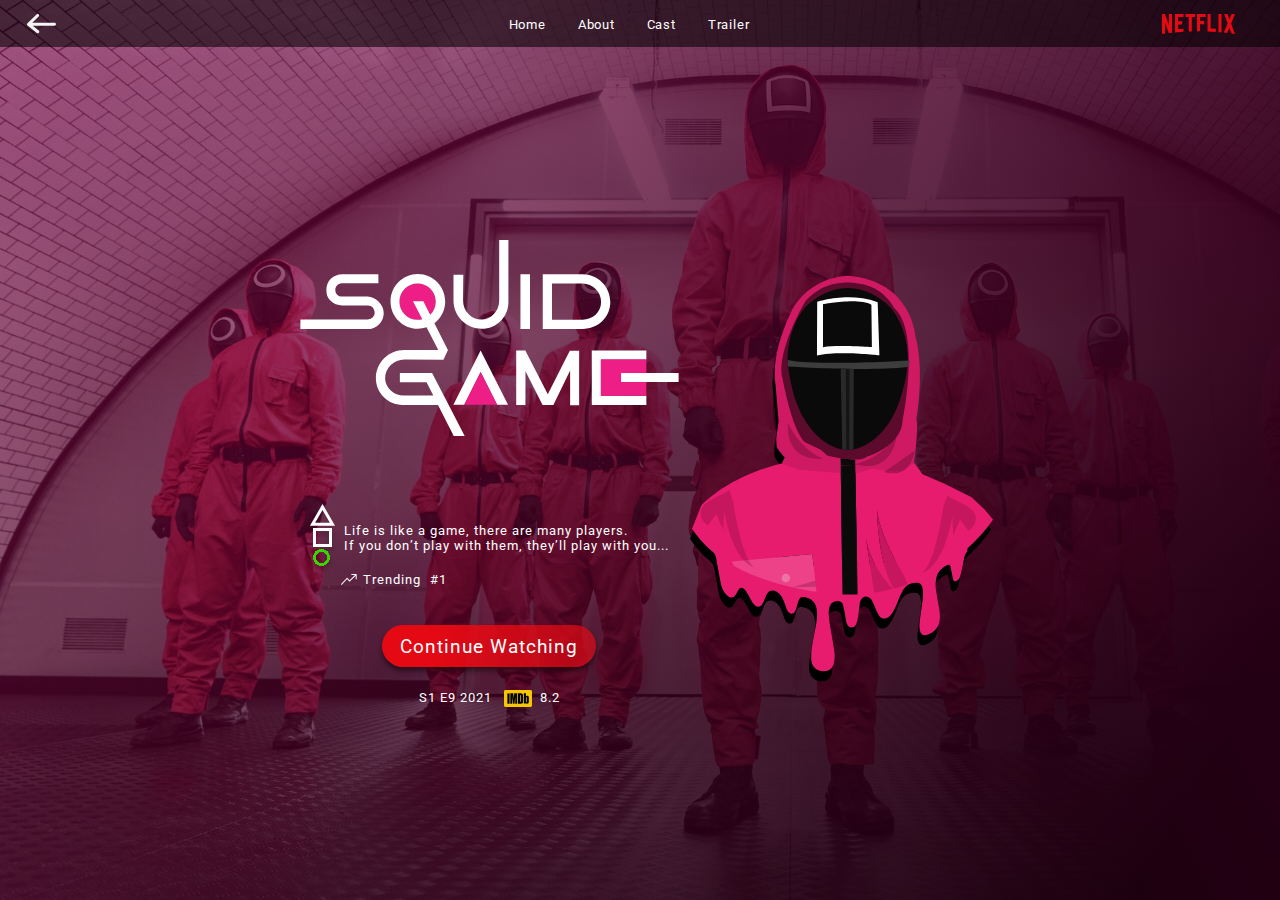
<file: index.html>
<!DOCTYPE html>
<html lang="en">
<head>
    <meta charset="UTF-8">
    <title>NETFLIX PAGE - SQUID GAME</title>
    <link rel="stylesheet" href="style.css">
</head>
<body class="flex">
    <header class="flex">
        <svg id="previous-logo" xmlns="http://www.w3.org/2000/svg" width="30" height="21" viewBox="0 0 30 21" fill="none">
            <path d="M2.14558 11.6956L2.78529 10.927L2.78411 10.926L2.14558 11.6956ZM2.01308 11.5251L2.917 11.0974L2.9166 11.0966L2.01308 11.5251ZM1.96574 11.3385L2.96424 11.2836L2.9642 11.283L1.96574 11.3385ZM1.99665 11.1354L2.933 11.4865L2.93334 11.4856L1.99665 11.1354ZM2.1099 10.9588L2.81981 11.6631L2.82085 11.6621L2.1099 10.9588ZM2.12017 10.9487L2.8106 11.6722L2.81648 11.6665L2.12017 10.9487ZM2.13299 10.9363L2.82929 11.6541L2.84797 11.6359L2.86569 11.6169L2.13299 10.9363ZM2.17056 10.8999L2.82856 11.6529L2.84816 11.6358L2.86685 11.6176L2.17056 10.8999ZM11.2355 2.10609L11.9318 2.82385L11.9318 2.82385L11.2355 2.10609ZM11.9425 2.11682L12.6603 1.42053L11.9425 2.11682ZM11.9318 2.82385L12.6281 3.54161L12.6281 3.54161L11.9318 2.82385ZM3.7339 10.7765L3.03761 10.0588L1.26688 11.7765H3.7339V10.7765ZM3.84738 11.7765V10.7765H0.996598L3.22268 12.5574L3.84738 11.7765ZM12.0888 18.3697L12.7135 17.5888L12.7135 17.5888L12.0888 18.3697ZM12.1669 19.0725L12.9478 19.6972L12.9478 19.6972L12.1669 19.0725ZM11.4641 19.1505L12.0888 18.3697L12.0888 18.3697L11.4641 19.1505ZM2.15586 11.7039L2.78058 10.923L2.77503 10.9187L2.15586 11.7039ZM2.78411 10.926C2.84099 10.9732 2.88617 11.0323 2.917 11.0974L1.10917 11.9529C1.20053 12.1459 1.33441 12.3219 1.50705 12.4652L2.78411 10.926ZM2.9166 11.0966C2.94516 11.1568 2.96077 11.2205 2.96424 11.2836L0.967246 11.3933C0.977745 11.5845 1.02487 11.7751 1.10957 11.9537L2.9166 11.0966ZM2.9642 11.283C2.96794 11.3503 2.95803 11.4197 2.933 11.4865L1.06031 10.7843C0.986127 10.9822 0.955945 11.19 0.967283 11.394L2.9642 11.283ZM2.93334 11.4856C2.9088 11.5512 2.87029 11.6122 2.81981 11.6631L1.39998 10.2546C1.2467 10.4091 1.13265 10.5908 1.05997 10.7852L2.93334 11.4856ZM2.82085 11.6621C2.81781 11.6652 2.81438 11.6685 2.81057 11.6722L1.42978 10.2253C1.41903 10.2356 1.40876 10.2457 1.39894 10.2556L2.82085 11.6621ZM2.81648 11.6665L2.82929 11.6541L1.43668 10.2186L1.42387 10.231L2.81648 11.6665ZM2.86569 11.6169C2.85394 11.6295 2.84155 11.6415 2.82856 11.6529L1.51256 10.1468C1.47327 10.1812 1.4358 10.2175 1.40029 10.2558L2.86569 11.6169ZM2.86685 11.6176L11.9318 2.82385L10.5392 1.38833L1.47427 10.1821L2.86685 11.6176ZM11.9318 2.82385C11.7336 3.01612 11.417 3.01132 11.2248 2.81311L12.6603 1.42053C12.0835 0.825919 11.1338 0.8115 10.5392 1.38833L11.9318 2.82385ZM11.2248 2.81311C11.0325 2.61491 11.0373 2.29836 11.2355 2.10609L12.6281 3.54161C13.2227 2.96478 13.2371 2.01514 12.6603 1.42053L11.2248 2.81311ZM11.2355 2.10609L3.03761 10.0588L4.43019 11.4943L12.6281 3.54161L11.2355 2.10609ZM3.7339 11.7765H28.5028V9.77651H3.7339V11.7765ZM28.5028 11.7765C28.2266 11.7765 28.0028 11.5527 28.0028 11.2765H30.0028C30.0028 10.4481 29.3312 9.77651 28.5028 9.77651V11.7765ZM28.0028 11.2765C28.0028 11.0004 28.2266 10.7765 28.5028 10.7765V12.7765C29.3312 12.7765 30.0028 12.1049 30.0028 11.2765H28.0028ZM28.5028 10.7765H3.84738V12.7765H28.5028V10.7765ZM3.22268 12.5574L11.4641 19.1505L12.7135 17.5888L4.47207 10.9956L3.22268 12.5574ZM11.4641 19.1505C11.2485 18.978 11.2135 18.6634 11.3861 18.4478L12.9478 19.6972C13.4653 19.0503 13.3604 18.1063 12.7135 17.5888L11.4641 19.1505ZM11.3861 18.4478C11.5586 18.2321 11.8732 18.1972 12.0888 18.3697L10.8394 19.9314C11.4863 20.4489 12.4303 20.344 12.9478 19.6972L11.3861 18.4478ZM12.0888 18.3697L2.78056 10.9231L1.53117 12.4848L10.8394 19.9314L12.0888 18.3697ZM2.77503 10.9187C2.77844 10.9214 2.78187 10.9241 2.78529 10.927L1.50587 12.4642C1.51609 12.4727 1.52637 12.481 1.5367 12.4892L2.77503 10.9187Z" fill="#F5F5F5"/>
        </svg>
        <nav>
            <ul class="flex">
                <li><a href="#">Home</a></li>
                <li><a href="#">About</a></li>
                <li><a href="#">Cast</a></li>
                <li><a href="#">Trailer</a></li>
            </ul>
        </nav>
        <svg id="netflix-logo" xmlns="http://www.w3.org/2000/svg" width="73" height="20" viewBox="0 0 73 20" fill="none">
            <path d="M69.0948 9.51998L73 20C71.8491 19.8334 70.6989 19.6247 69.5276 19.4367L67.3277 13.6461L65.0674 18.9587C63.958 18.7706 62.8682 18.708 61.7587 18.562L65.7251 9.39538L62.1276 0H65.4573L67.471 5.24935L69.6295 0H72.9994L69.0948 9.51998ZM59.4983 0H56.4771V18.1667C57.4636 18.2294 58.4908 18.2707 59.4983 18.3953V0ZM53.8668 17.958C51.1132 17.7707 48.3589 17.6047 45.5435 17.5414V8.04866e-05H48.626V14.5833C50.3937 14.6247 52.1608 14.7701 53.8668 14.8534V17.958ZM42.2545 7.10465V10.2293H38.0416V17.3333H35.0006V0H43.6323V3.12466H38.0422V7.10473H42.2552L42.2545 7.10465ZM29.8209 3.12466V17.5C28.793 17.5 27.7454 17.5 26.7378 17.5414V3.12466H23.5522V0H33.0262V3.12466H29.8209ZM20.2231 10.3954C18.867 10.3954 17.2636 10.3954 16.1127 10.4587V15.104C17.9212 14.9787 19.7298 14.8333 21.5587 14.7707V17.7707L13.0303 18.4587V0H21.5581V3.12466H16.1126V7.33331C17.305 7.33331 19.1339 7.27069 20.2229 7.27069V10.396L20.2231 10.3954ZM3.14365 8.64533V19.562C2.03484 19.6873 1.04767 19.8333 0 20V0H2.93912L6.94631 11.3548V0H10.0294V18.708C8.94026 18.896 7.83018 18.9587 6.65888 19.1247L3.14365 8.64533Z" fill="#E50914"/>
        </svg>
    </header>
    <section class="flex container">
        <div class="leftContent flex">
            <img id="squidGameLogo" src="./assets/squid-game.svg" />
            <div id="description" class="flex">
                <div id="icons" class="flex">
                    <svg xmlns="http://www.w3.org/2000/svg" width="27" height="22" viewBox="0 0 27 22" fill="none">
                        <path d="M3.54071 20.25L13.5 3L23.4593 20.25H3.54071Z" stroke="white" stroke-width="3"/>
                    </svg>
                    <svg width="27" height="27" viewBox="0 0 27 20" fill="none" xmlns="http://www.w3.org/2000/svg">
                        <g filter="url(#filter0_d_19_27)">
                            <rect x="5.5" y="1.5" width="16" height="16" stroke="white" stroke-width="3" shape-rendering="crispEdges"/>
                        </g>
                        <defs>
                            <filter id="filter0_d_19_27" x="0" y="0" width="27" height="27" filterUnits="userSpaceOnUse" color-interpolation-filters="sRGB">
                                <feFlood flood-opacity="0" result="BackgroundImageFix"/>
                                <feColorMatrix in="SourceAlpha" type="matrix" values="0 0 0 0 0 0 0 0 0 0 0 0 0 0 0 0 0 0 127 0" result="hardAlpha"/>
                                <feOffset dy="4"/>
                                <feGaussianBlur stdDeviation="2"/>
                                <feComposite in2="hardAlpha" operator="out"/>
                                <feColorMatrix type="matrix" values="0 0 0 0 0 0 0 0 0 0 0 0 0 0 0 0 0 0 0.25 0"/>
                                <feBlend mode="normal" in2="BackgroundImageFix" result="effect1_dropShadow_19_27"/>
                                <feBlend mode="normal" in="SourceGraphic" in2="effect1_dropShadow_19_27" result="shape"/>
                            </filter>
                        </defs>
                    </svg>
                    <svg id="circle" xmlns="http://www.w3.org/2000/svg" width="25" height="25" viewBox="0 0 25 25" fill="none">
                        <g filter="url(#filter0_d_19_29)">
                            <circle cx="12.5" cy="8.5" r="7" stroke="#38D600" stroke-width="3" shape-rendering="crispEdges"/>
                        </g>
                        <defs>
                            <filter id="filter0_d_19_29" x="0" y="0" width="25" height="25" filterUnits="userSpaceOnUse" color-interpolation-filters="sRGB">
                                <feFlood flood-opacity="0" result="BackgroundImageFix"/>
                                <feColorMatrix in="SourceAlpha" type="matrix" values="0 0 0 0 0 0 0 0 0 0 0 0 0 0 0 0 0 0 127 0" result="hardAlpha"/>
                                <feOffset dy="4"/>
                                <feGaussianBlur stdDeviation="2"/>
                                <feComposite in2="hardAlpha" operator="out"/>
                                <feColorMatrix type="matrix" values="0 0 0 0 0 0 0 0 0 0 0 0 0 0 0 0 0 0 0.25 0"/>
                                <feBlend mode="normal" in2="BackgroundImageFix" result="effect1_dropShadow_19_29"/>
                                <feBlend mode="normal" in="SourceGraphic" in2="effect1_dropShadow_19_29" result="shape"/>
                            </filter>
                        </defs>
                    </svg>
                </div>
                <p>Life is like a game, there are many players.<br> If you don’t play with them, they’ll play with you...</p>
            </div>
            <div id="trending" class="flex">
                <svg xmlns="http://www.w3.org/2000/svg" width="16" height="11" viewBox="0 0 16 11" fill="none">
                    <path fill-rule="evenodd" clip-rule="evenodd" d="M15.1811 0C15.4572 5.96046e-08 15.6811 0.223858 15.6811 0.5V5C15.6811 5.27614 15.4572 5.5 15.1811 5.5C14.9049 5.5 14.6811 5.27614 14.6811 5V1.70711L9.26493 7.12325C9.2191 7.16908 9.16659 7.20415 9.11053 7.22847C9.08849 7.32626 9.0369 7.41839 8.95657 7.4904C8.75095 7.67473 8.43484 7.65746 8.25051 7.45184L6.11607 5.07076L0.864276 10.6565C0.675121 10.8577 0.358689 10.8674 0.157505 10.6783C-0.0436784 10.4891 -0.053429 10.1727 0.135727 9.9715L5.75645 3.99337C5.7626 3.98669 5.76895 3.98015 5.77552 3.97374C5.87368 3.87774 6.00233 3.83002 6.13079 3.83151C6.20463 3.83237 6.2784 3.84949 6.34629 3.88304C6.39584 3.90749 6.44204 3.94056 6.48259 3.98215C6.48901 3.98871 6.49521 3.99541 6.5012 4.00224L8.61437 6.35959L13.974 1H10.6811C10.4049 1 10.1811 0.776142 10.1811 0.5C10.1811 0.223858 10.4049 0 10.6811 0H15.1811Z" fill="white"/>
                </svg>
                <p>Trending <span style="margin-left: 5px" id="trendingNumber">#1</span></p>
            </div>
            <button id="continue">Continue Watching</button>
            <div id="serieInfo" class="flex">
                <p>S1 E9 2021</p>
                <svg xmlns="http://www.w3.org/2000/svg" width="28" height="17" viewBox="0 0 28 17" fill="none">
                    <g clip-path="url(#clip0_19_93)">
                        <path d="M27.999 1.46113C27.923 0.71269 27.4619 0.116168 26.8747 3.05176e-05H1.13733C0.494124 0.127312 0.00186157 0.830586 0.00186157 1.67815V15.3008C0.00186157 16.2393 0.604164 17 1.34767 17H26.6644C27.3489 17 27.9142 16.3542 27.999 15.5184V1.46113Z" fill="#F6C700"/>
                        <path d="M3.37814 3.41611H5.59989V13.7189H3.37814V3.41611Z" fill="black"/>
                        <path d="M9.79798 8.16187C9.60712 6.59167 9.50097 5.71889 9.48003 5.54468C9.38703 4.70415 9.29842 3.97272 9.2137 3.34863H6.33316V13.6514H8.27932L8.28614 6.84858L9.10512 13.6514H10.4913L11.268 6.69725L11.2753 13.6514H13.2151V3.34863H10.3126L9.79798 8.16187Z" fill="black"/>
                        <path d="M16.883 5.49189C16.9073 5.62328 16.92 5.92125 16.92 6.38697V10.3814C16.92 11.0671 16.883 11.487 16.8094 11.6419C16.7354 11.7967 16.5387 11.8736 16.2198 11.8736V5.11063C16.4618 5.11063 16.6269 5.14172 16.7145 5.20272C16.8021 5.26431 16.8586 5.3605 16.883 5.49189ZM17.8865 13.5464C18.1509 13.4766 18.3729 13.3534 18.5531 13.1781C18.7327 13.0021 18.8588 12.7587 18.9309 12.4472C19.0034 12.1363 19.0463 11.5187 19.0463 10.5949V6.97704C19.0463 6.00219 19.0146 5.34877 18.9655 5.01678C18.9158 4.68421 18.7926 4.38214 18.5954 4.11115C18.3977 3.84016 18.1095 3.64543 17.7307 3.52694C17.3514 3.40846 16.733 3.34863 15.6574 3.34863H14V13.6514H16.6916C17.3119 13.6279 17.7102 13.5933 17.8865 13.5464Z" fill="black"/>
                        <path d="M22.6309 12.0066C22.59 12.1374 22.4108 12.2037 22.2755 12.2037C22.143 12.2037 22.0549 12.1404 22.0101 12.0131C21.9653 11.8864 21.9434 11.5972 21.9434 11.1444V8.42164C21.9434 7.9524 21.9629 7.65971 22.0023 7.54299C22.0413 7.42744 22.127 7.36878 22.2594 7.36878C22.3948 7.36878 22.5764 7.43506 22.6231 7.56821C22.6694 7.70135 22.6928 7.98583 22.6928 8.42164V11.0617C22.6786 11.6043 22.6582 11.9192 22.6309 12.0066ZM19.8029 13.5616H21.8032C21.8864 13.168 21.9322 12.9492 21.9415 12.9052C22.1226 13.1692 22.3217 13.3674 22.5403 13.4988C22.758 13.6308 23.0837 13.6965 23.336 13.6965C23.687 13.6965 23.9899 13.5856 24.2455 13.3633C24.5006 13.1416 24.6633 12.8788 24.7324 12.5768C24.8016 12.2741 24.8361 11.8142 24.8361 11.196V8.3055C24.8361 7.68376 24.8244 7.27787 24.8016 7.08724C24.7787 6.89661 24.7105 6.70246 24.5971 6.50362C24.4836 6.30478 24.3185 6.15051 24.1024 6.04024C23.8862 5.92997 23.631 5.87484 23.3369 5.87484C23.0813 5.87484 22.7541 5.93642 22.536 6.05784C22.3183 6.17926 22.1206 6.36343 21.9434 6.61037V3.25882H19.8029V13.5616Z" fill="black"/>
                    </g>
                    <defs>
                        <clipPath id="clip0_19_93">
                            <rect width="28" height="17" fill="white"/>
                        </clipPath>
                    </defs>
                </svg>
                <p>8.2</p>
            </div>
        </div>
        <div class="rightContent flex">
            <img id="dudePicture" class="flex" src="./assets/dude3.svg" />
        </div>
    </section>
</body>
</html>
</file>
<file: style.css>
@import url('https://fonts.googleapis.com/css2?family=Roboto&display=swap');

 * {
     margin: 0;
     box-sizing: border-box;
 }



body {
    height: 100vh;
    flex-direction: column;
    background-size: cover;
    background-repeat: no-repeat;
    content: "";
    background-image: linear-gradient(243deg, rgba(208, 0, 112, 0.20) 9.43%, rgba(0, 0, 0, 0.00) 92.17%), linear-gradient(119deg, rgba(208, 0, 112, 0.43) -12.07%, #000 91.7%), url("./assets/background.jpg");
}

header {
    background-color: rgba(0, 0, 0, 0.56);
    height: 50px;
    flex-direction: row;
    justify-content: space-between;
    align-items: center;

}

#netflix-logo {
    margin-right: 45px;

}

#previous-logo {
    margin-left: 26px;
}

.flex {
    display: flex;
}

nav ul {
    list-style: none;

}

nav li {
    margin: 0 1rem;
}

nav a {
    text-decoration: none;
    color: #FFF;
    font-family: 'Roboto', sans-serif;
    font-size: 13px;
    font-style: normal;
    font-weight: 400;
    line-height: normal;
    letter-spacing: 0.78px;
}

nav a:hover {
    color: #FF0000
}

.container {
    justify-content: center;
    align-content: center;
    flex-wrap: wrap;
    height: 100%;

}


#squidGameLogo {
    width: 405px;
    height: 196px;
}

.leftContent {
    flex-direction: column;
    align-items: center;
}

.rightContent {
    flex-wrap: wrap;
}

.rightContent img {
    transform: scalex(-1);
    flex-direction: column;
    filter: drop-shadow(2px 10px);

}

#description {
    align-items: center;
    margin-top: 68px;
}

#description svg {
    margin-bottom: -2px;
}

#icons {
    flex-direction: column;
}

#circle {
    margin: 0;
    padding: 0;
}

#description p {
    margin-left: 8px;
}

.leftContent p {
    color: #FFF;
    font-kerning: none;
    font-family: Roboto;
    font-size: 13px;
    font-style: normal;
    font-weight: 400;
    line-height: normal;
    letter-spacing: 1px;
}

#trending {
    margin-left: -190px;
    align-items: center;
}

#continue {
    border: none;
    color: #FFF;
    font-family: Roboto;
    font-size: 19px;
    font-style: normal;
    font-weight: 400;
    line-height: normal;
    letter-spacing: 1px;
    width: 214px;
    height: 42px;
    border-radius: 30px;
    margin-top: 38px;
    background: linear-gradient(92deg, #E50914 20.86%, rgba(229, 9, 20, 0.63) 102.26%);
    box-shadow: 0px 4px 4px 0px rgba(0, 0, 0, 0.25), 0px 4px 4px 0px rgba(0, 0, 0, 0.25);
}

#trending svg {
    margin-right: 6px;
}

#serieInfo {
    margin-top: 23px;
}

#serieInfo svg {
    margin-left: 12px ;
    margin-right: 8px;
}
</file>
